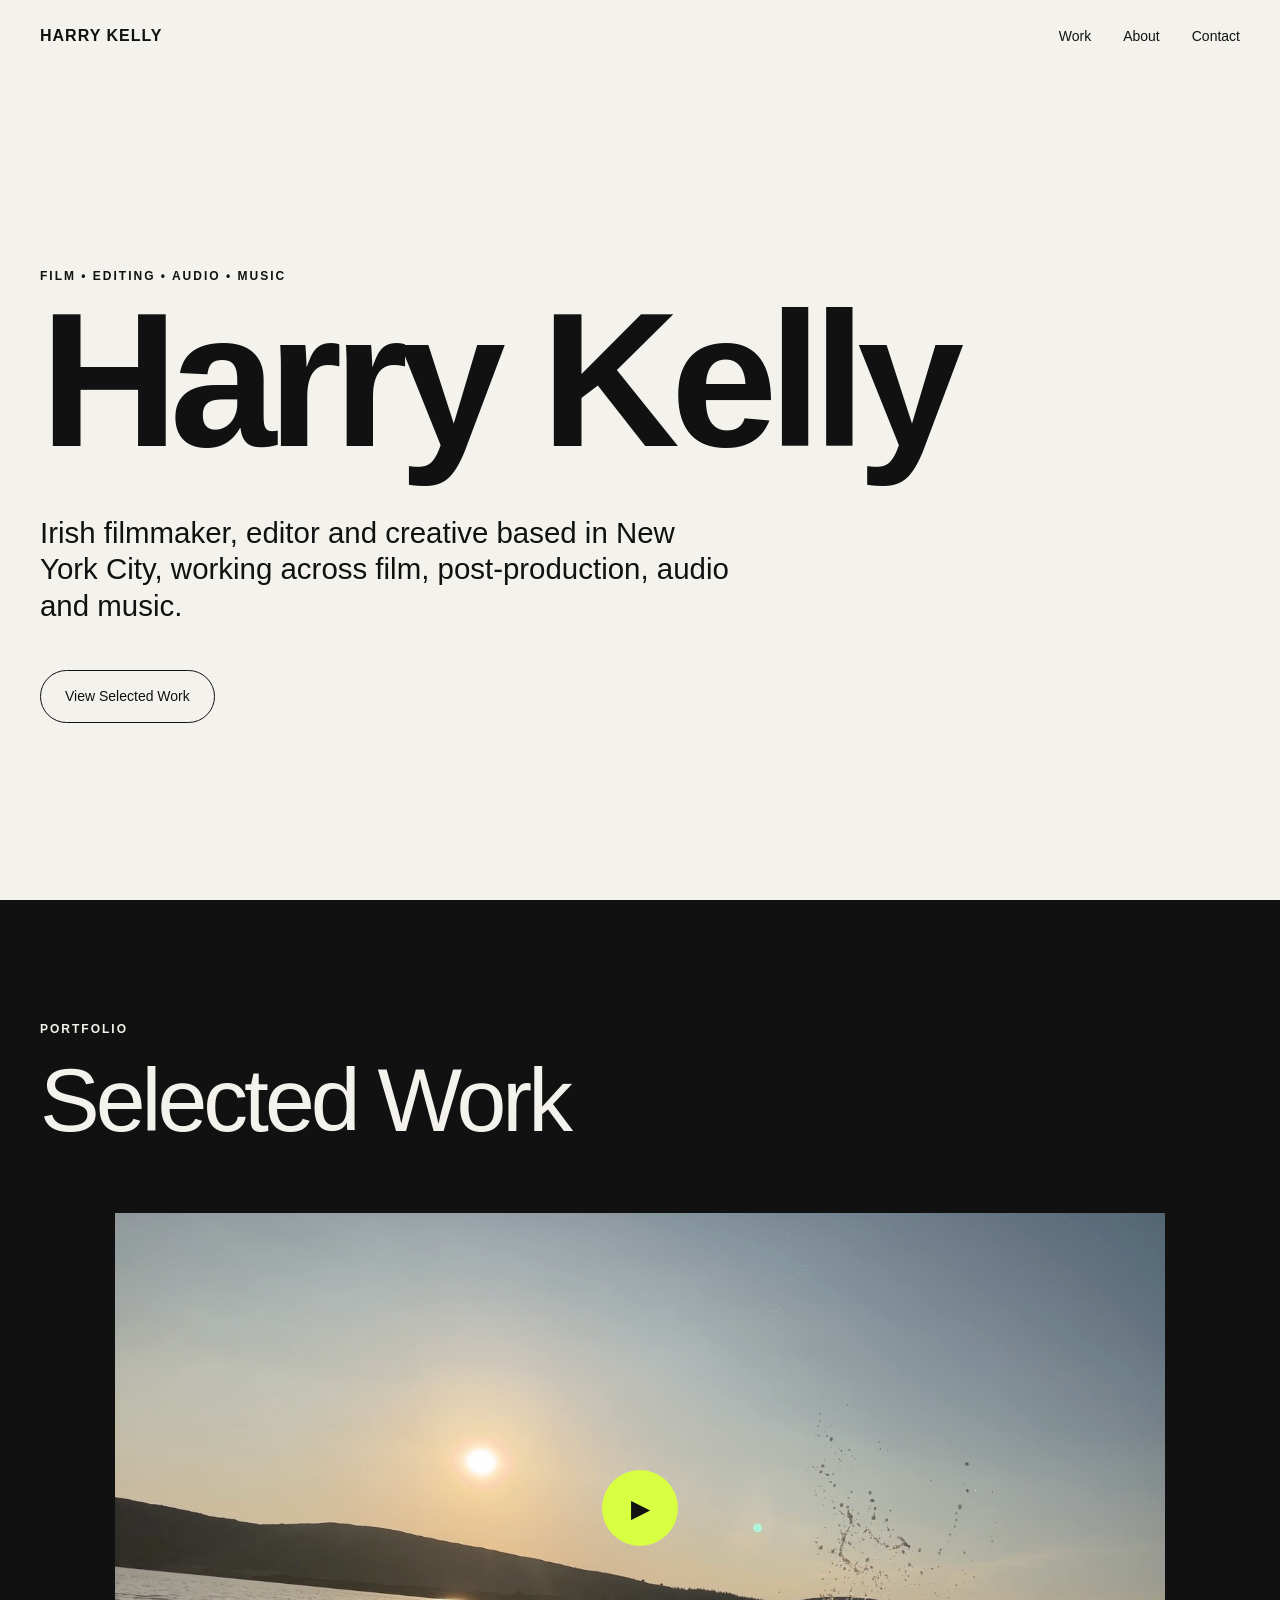
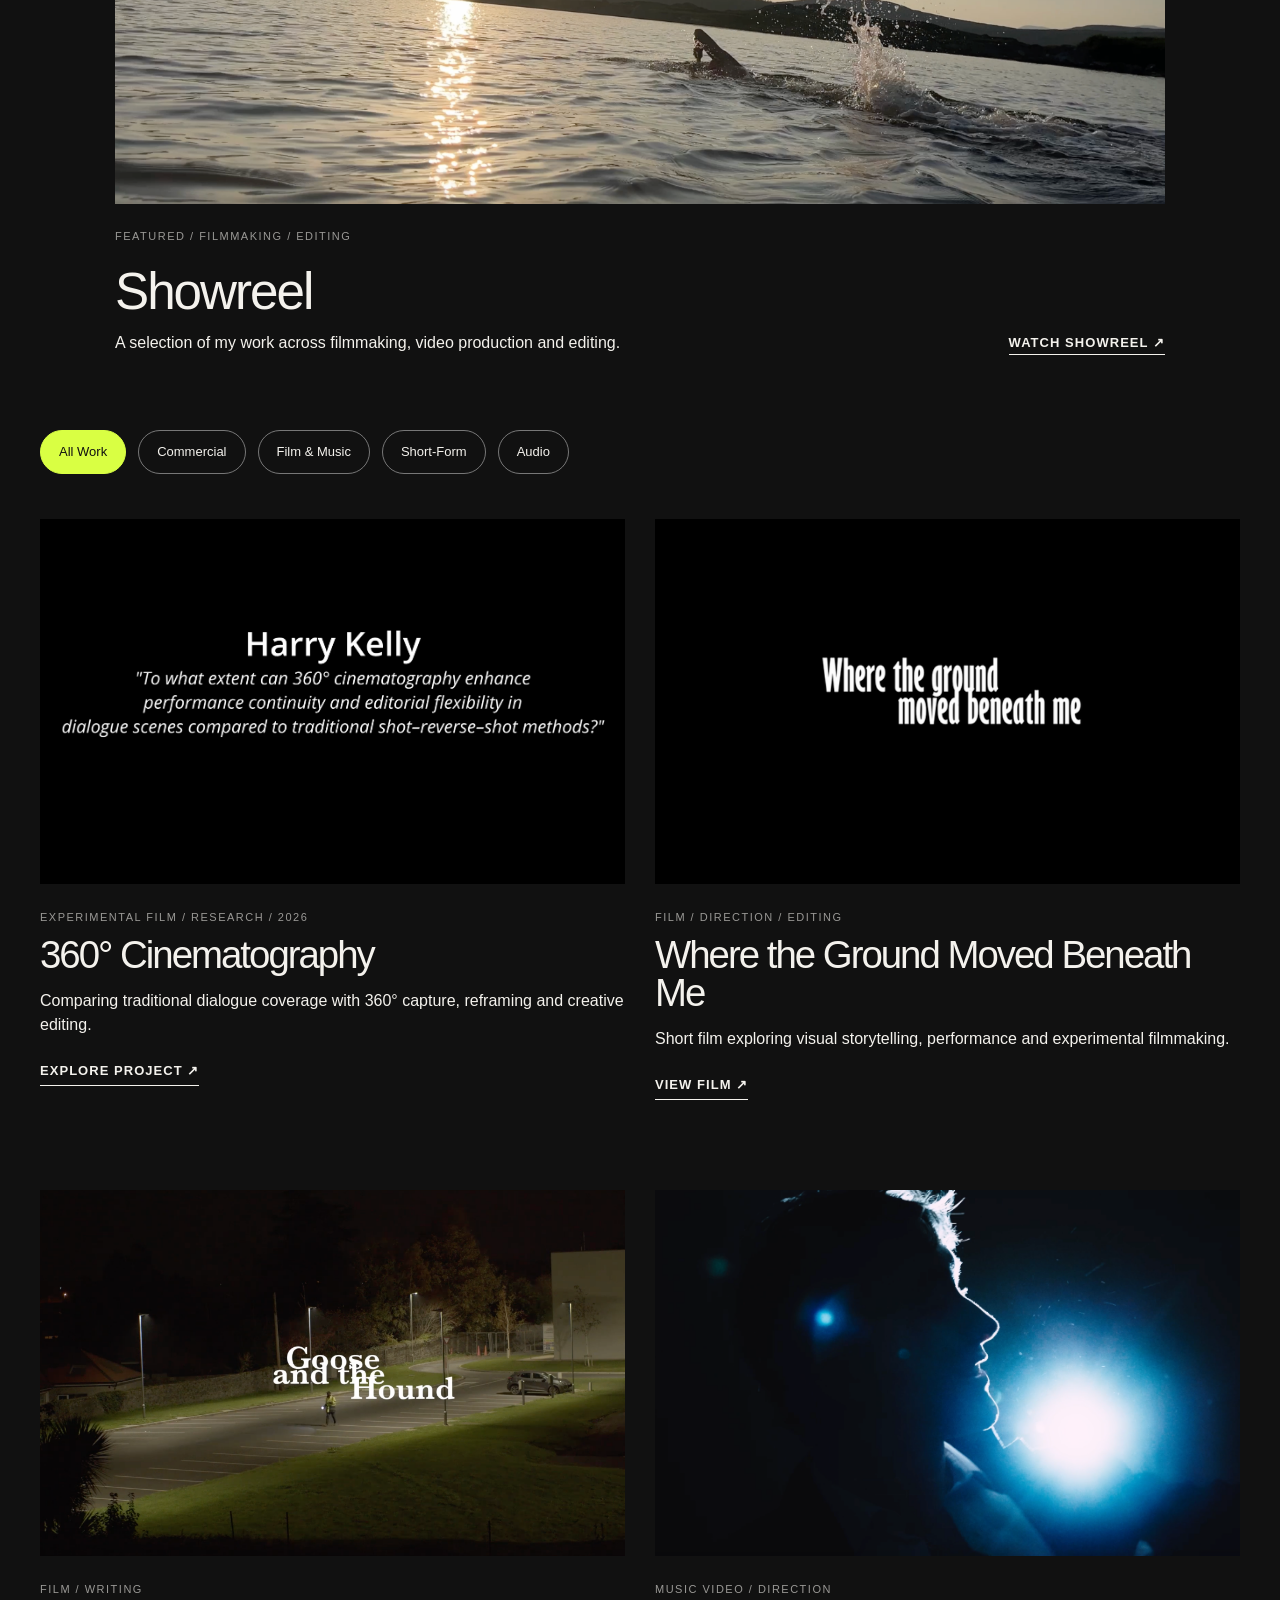
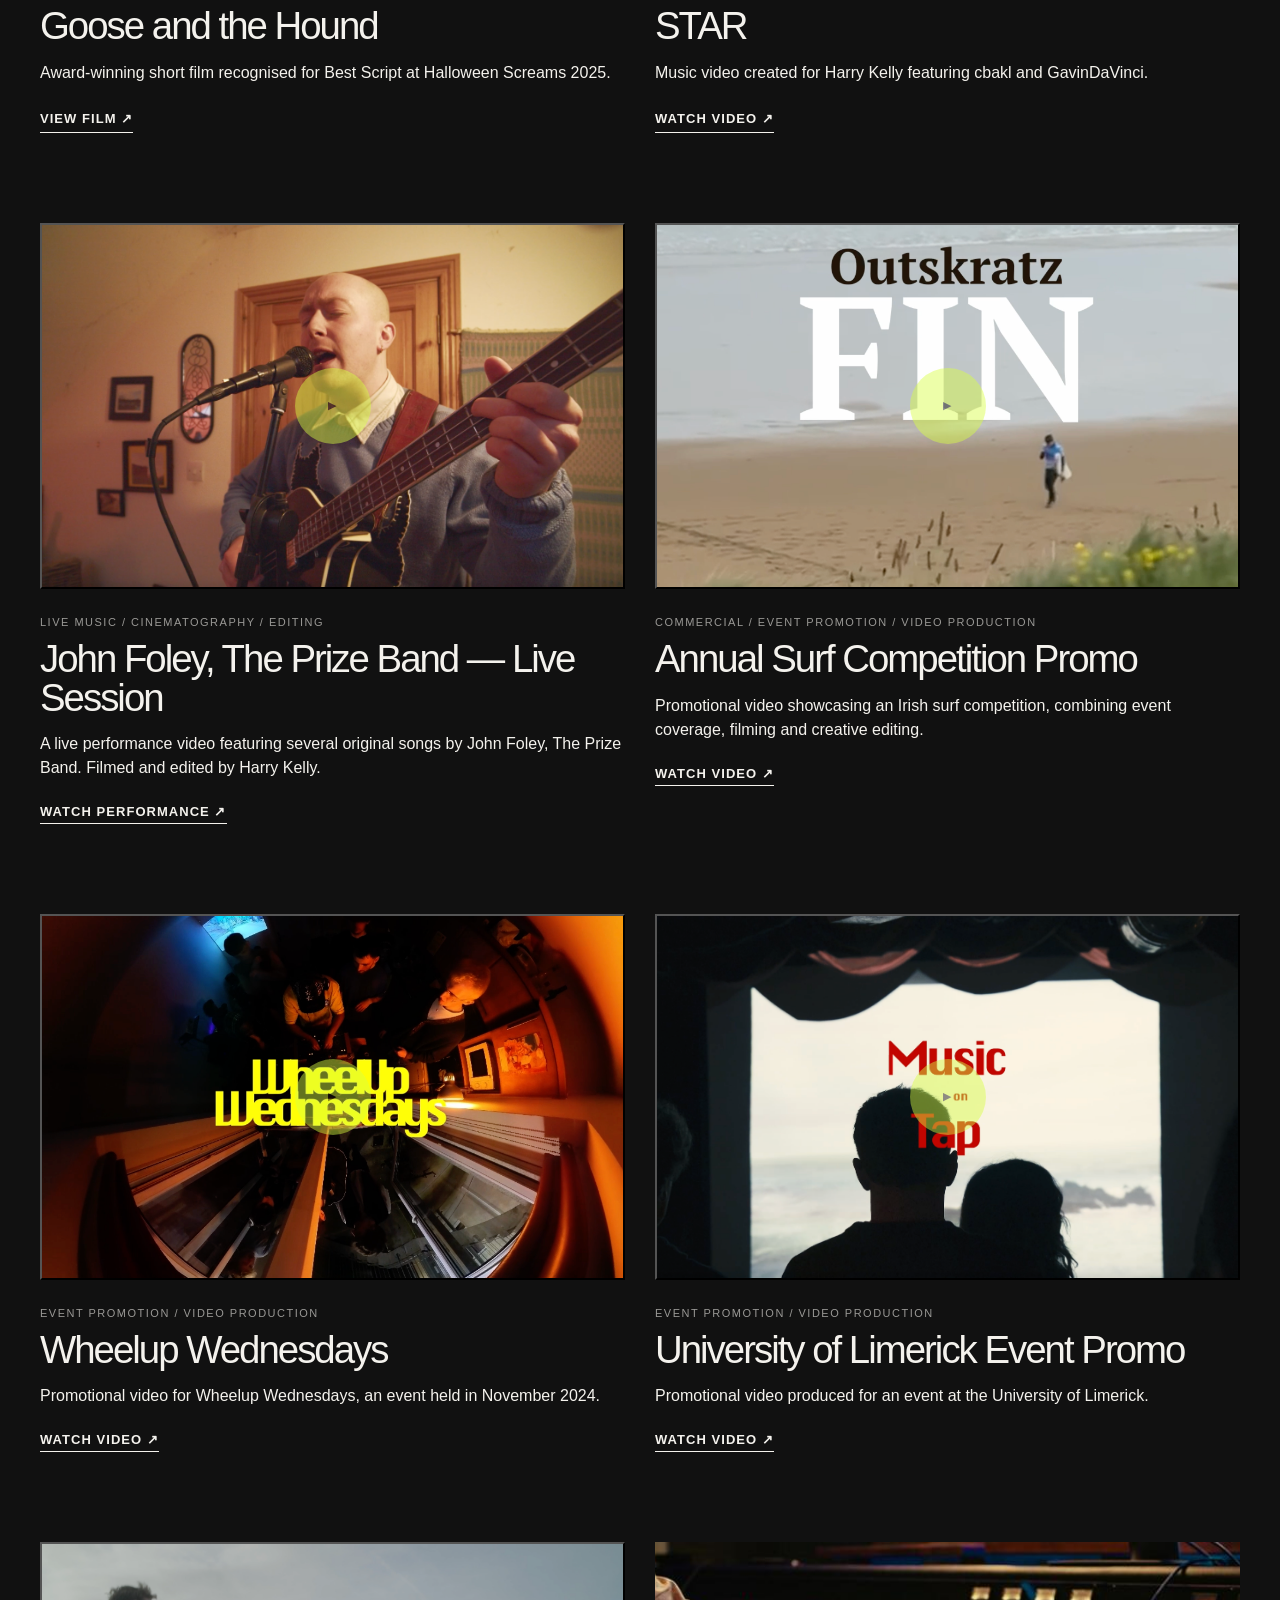
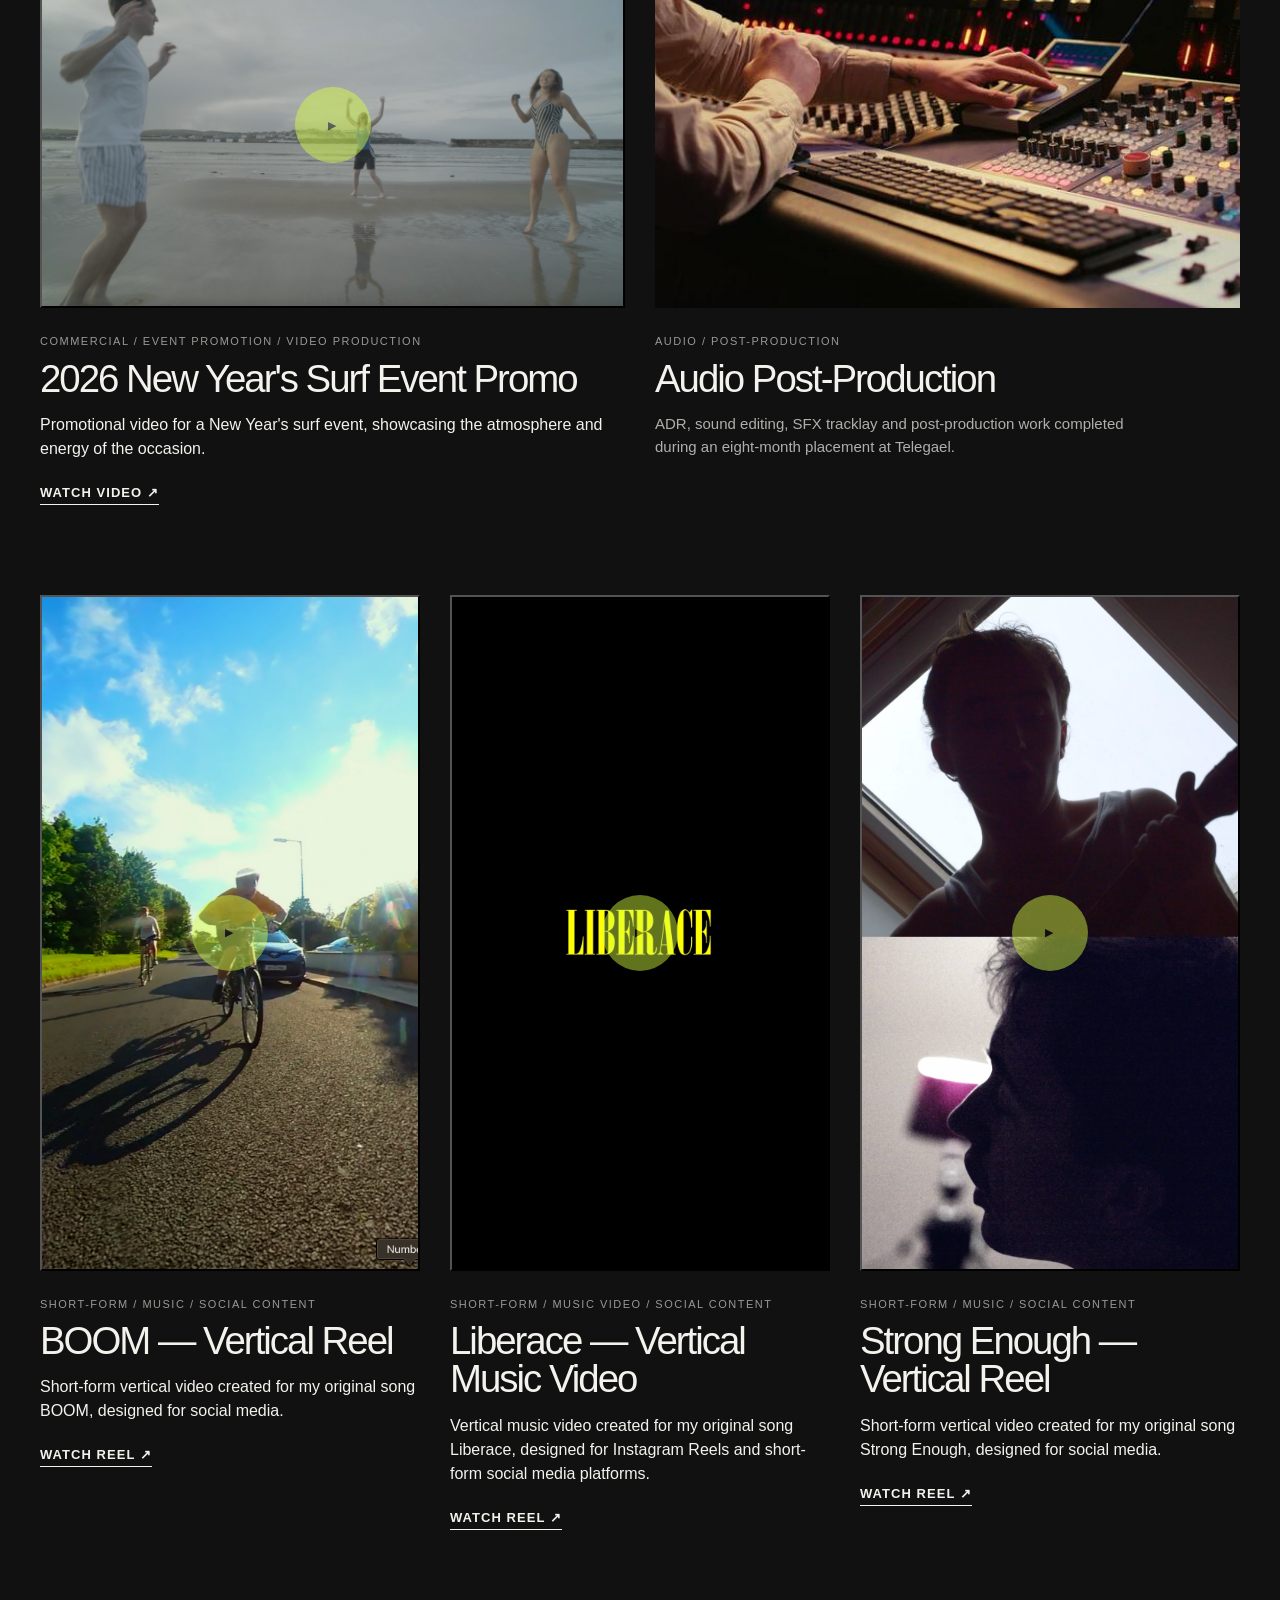
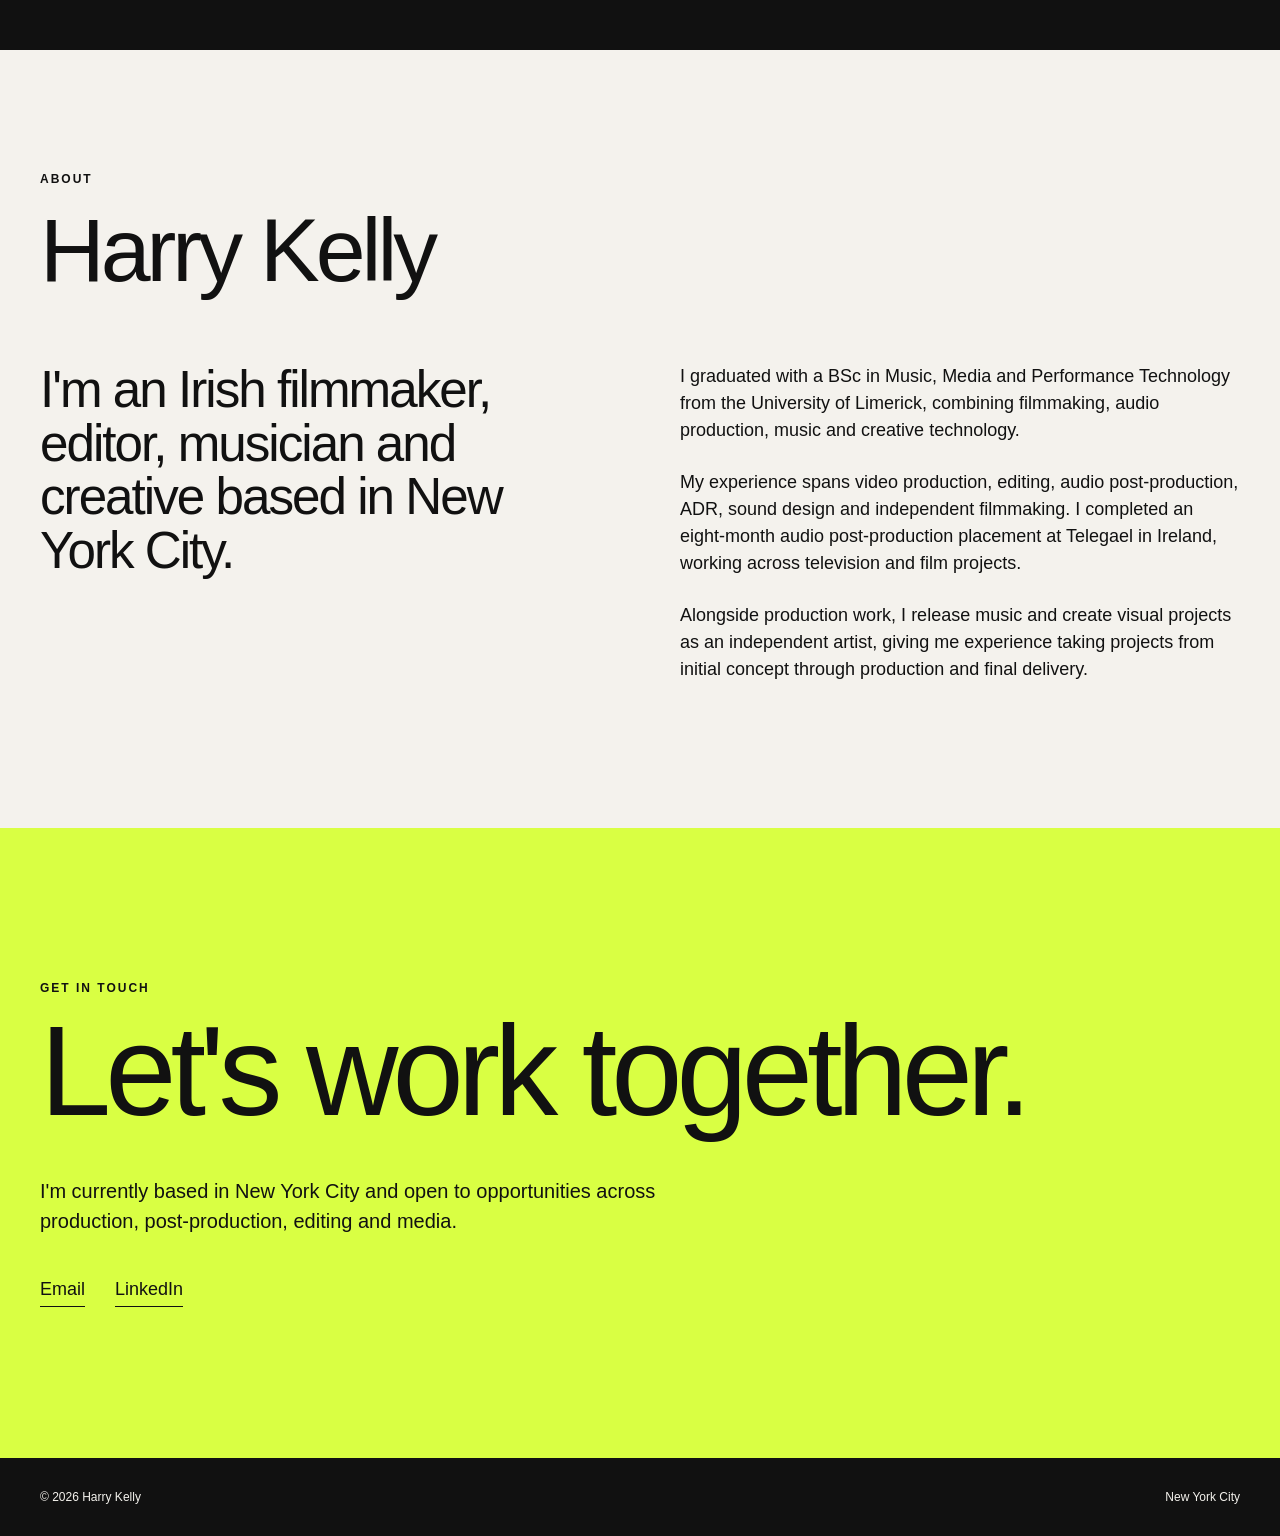
<file: index.html>
<!DOCTYPE html>
<html lang="en">
<head>
    <meta charset="UTF-8">
    <meta name="viewport" content="width=device-width, initial-scale=1.0">

    <title>Harry Kelly | Filmmaker, Editor & Creative</title>

    <meta
        name="description"
        content="Harry Kelly is an Irish filmmaker, editor and creative based in New York City."
    >

    <link rel="stylesheet" href="style.css">
</head>

<body>

    <!-- NAVIGATION -->
    <header>
        <nav class="navbar">
            <a href="#home" class="logo">HARRY KELLY</a>

            <div class="nav-links">
                <a href="#work">Work</a>
                <a href="#about">About</a>
                <a href="#contact">Contact</a>
            </div>
        </nav>
    </header>


    <main>

        <!-- HERO -->
        <section id="home" class="hero">

            <div class="hero-content">
                <p class="eyebrow">FILM • EDITING • AUDIO • MUSIC</p>

                <h1>
                    Harry Kelly
                </h1>

                <p class="hero-description">
                    Irish filmmaker, editor and creative based in New York City,
                    working across film, post-production, audio and music.
                </p>

                <a href="#work" class="button">View Selected Work</a>
            </div>

        </section>


        <!-- SELECTED WORK -->
        <section id="work" class="work">

            <div class="section-heading">
                <p class="eyebrow">PORTFOLIO</p>
                <h2>Selected Work</h2>
            </div>



<!-- FEATURED SHOWREEL -->
<div class="featured-showreel">

    <button
        class="featured-showreel-image video-trigger"
        type="button"
        data-video="https://drive.google.com/file/d/1GTcjffX6NG_hKcUaSVnqZhYu-kQV75T3/preview"
        data-title="Harry Kelly — Showreel"
        aria-label="Watch Harry Kelly Showreel">

        <img
            src="assets/images/showreel.jpg"
            alt="Harry Kelly filmmaking and editing showreel">

        <span class="play-icon">▶</span>

    </button>

    <div class="featured-showreel-info">
        <div>
            <p class="project-type">FEATURED / FILMMAKING / EDITING</p>
            <h3>Showreel</h3>
            <p>A selection of my work across filmmaking, video production and editing.</p>
        </div>

        <button
            class="project-link video-trigger"
            type="button"
            data-video="https://drive.google.com/file/d/1GTcjffX6NG_hKcUaSVnqZhYu-kQV75T3/preview"
            data-title="Harry Kelly — Showreel">
            WATCH SHOWREEL ↗
        </button>
    </div>

</div>

<!-- PORTFOLIO FILTERS -->
<div class="portfolio-filters" role="group" aria-label="Filter portfolio projects">

    <button class="filter-btn active" data-filter="all" type="button" aria-pressed="true">
        All Work
    </button>

    <button class="filter-btn" data-filter="commercial" type="button" aria-pressed="false">
        Commercial
    </button>

    <button class="filter-btn" data-filter="film" type="button" aria-pressed="false">
        Film & Music
    </button>

    <button class="filter-btn" data-filter="shortform" type="button" aria-pressed="false">
        Short-Form
    </button>

    <button class="filter-btn" data-filter="audio" type="button" aria-pressed="false">
        Audio
    </button>

</div>

            <div class="projects">

<article class="project" data-category="film">
                    <a class="project-image" href="fyp.html" aria-label="Explore 360-degree cinematography project">
                        <img src="assets/images/fyp-thumbnail.jpg" alt="360-degree dialogue cinematography experiment">
                    </a>
                    <div class="project-info">
                        <p class="project-type">EXPERIMENTAL FILM / RESEARCH / 2026</p>
                        <h3>360° Cinematography</h3>
                        <p>Comparing traditional dialogue coverage with 360° capture, reframing and creative editing.</p>
                        <a class="project-link" href="fyp.html">EXPLORE PROJECT ↗</a>
                    </div>
                </article>

<article class="project" data-category="film">
                    <a class="project-image"
   href="https://youtu.be/_AQ4sZdHmDc"
   target="_blank"
   rel="noopener noreferrer"
   aria-label="Watch Where the Ground Moved Beneath Me">
    <img src="assets/images/ground-moved.png" alt="Where the Ground Moved Beneath Me">
</a>

                    <div class="project-info">
                        <p class="project-type">FILM / DIRECTION / EDITING</p>
                        <h3>Where the Ground Moved Beneath Me</h3>
                        <p>
                            Short film exploring visual storytelling,
                            performance and experimental filmmaking.
                        </p>
                        <a class="project-link"
   href="https://youtu.be/_AQ4sZdHmDc"
   target="_blank"
   rel="noopener noreferrer">
    VIEW FILM ↗
</a>
                    </div>
                </article>

<article class="project" data-category="film">
                    <a class="project-image"
   href="https://youtu.be/5YcPFfp4tmE"
   target="_blank"
   rel="noopener noreferrer"
   aria-label="Watch Goose and the Hound">
    <img src="assets/images/goose-hound.png" alt="Goose and the Hound">
</a>

                    <div class="project-info">
                        <p class="project-type">FILM / WRITING</p>
                        <h3>Goose and the Hound</h3>
                        <p>
                            Award-winning short film recognised for Best Script
                            at Halloween Screams 2025.
                        </p>
                        <a class="project-link"
   href="https://youtu.be/5YcPFfp4tmE"
   target="_blank"
   rel="noopener noreferrer">
    VIEW FILM ↗
</a>
                    </div>
                </article>

<article class="project" data-category="film">
                    <a class="project-image"
   href="https://youtu.be/P0CR7T2BqRc"
   target="_blank"
   rel="noopener noreferrer"
   aria-label="Watch STAR music video">
    <img src="assets/images/star.png" alt="STAR music video">
</a>

                    <div class="project-info">
                        <p class="project-type">MUSIC VIDEO / DIRECTION</p>
                        <h3>STAR</h3>
                        <p>
                            Music video created for Harry Kelly featuring
                            cbakl and GavinDaVinci.
                        </p>
                        <a class="project-link"
   href="https://youtu.be/P0CR7T2BqRc"
   target="_blank"
   rel="noopener noreferrer">
    WATCH VIDEO ↗
</a>
                    </div>
                </article>

<!-- JOHN FOLEY THE PRIZE BAND LIVE SESSION -->
<article class="project" data-category="film">
    <button class="project-image video-trigger" type="button"
        data-video="https://drive.google.com/file/d/1d1-sl8R_KAxBAkJvOZfl8OzKr5esvfhY/preview"
        data-title="John Foley, The Prize Band — Live Session"
        aria-label="Watch John Foley The Prize Band Live Session">
        <img src="assets/images/john-foley-live.jpg" alt="John Foley The Prize Band live performance">
        <span class="play-icon">▶</span>
    </button>
    <div class="project-info">
        <p class="project-type">LIVE MUSIC / CINEMATOGRAPHY / EDITING</p>
        <h3>John Foley, The Prize Band — Live Session</h3>
        <p>A live performance video featuring several original songs by John Foley, The Prize Band. Filmed and edited by Harry Kelly.</p>
        <button class="project-link video-trigger" type="button"
            data-video="https://drive.google.com/file/d/1d1-sl8R_KAxBAkJvOZfl8OzKr5esvfhY/preview"
            data-title="John Foley, The Prize Band — Live Session">WATCH PERFORMANCE ↗</button>
    </div>
</article>

<article class="project" data-category="commercial">
    <button class="project-image video-trigger" type="button"
        data-video="https://drive.google.com/file/d/1PvuFozU1LRu1boeTwe3rIinj-s5FAA4u/preview"
        data-title="Annual Surf Competition Promo"
        aria-label="Watch Annual Surf Competition Promo">
        <img src="assets/images/surf-promo.jpg" alt="Annual Surf Competition Promo">
        <span class="play-icon">▶</span>
    </button>
    <div class="project-info">
        <p class="project-type">COMMERCIAL / EVENT PROMOTION / VIDEO PRODUCTION</p>
        <h3>Annual Surf Competition Promo</h3>
        <p>Promotional video showcasing an Irish surf competition, combining event coverage, filming and creative editing.</p>
        <button class="project-link video-trigger" type="button"
            data-video="https://drive.google.com/file/d/1PvuFozU1LRu1boeTwe3rIinj-s5FAA4u/preview"
            data-title="Annual Surf Competition Promo">WATCH VIDEO ↗</button>
    </div>
</article>

<article class="project" data-category="commercial">
    <button class="project-image video-trigger" type="button"
        data-video="https://drive.google.com/file/d/17fD7UEmGR1bHM-iHoPwlLURvFm_Yqjto/preview"
        data-title="Wheelup Wednesdays"
        aria-label="Watch Wheelup Wednesdays Event Promo">
        <img src="assets/images/wheelup-wednesdays.jpg" alt="Wheelup Wednesdays Event Promo">
        <span class="play-icon">▶</span>
    </button>
    <div class="project-info">
        <p class="project-type">EVENT PROMOTION / VIDEO PRODUCTION</p>
        <h3>Wheelup Wednesdays</h3>
        <p>Promotional video for Wheelup Wednesdays, an event held in November 2024.</p>
        <button class="project-link video-trigger" type="button"
            data-video="https://drive.google.com/file/d/17fD7UEmGR1bHM-iHoPwlLURvFm_Yqjto/preview"
            data-title="Wheelup Wednesdays">WATCH VIDEO ↗</button>
    </div>
</article>

<article class="project" data-category="commercial">
    <button class="project-image video-trigger" type="button"
        data-video="https://drive.google.com/file/d/1I4ZKNdPyHWOc7dKDHvOFji-z6N5U-Bsw/preview"
        data-title="University of Limerick Event Promo"
        aria-label="Watch University of Limerick Event Promo">
        <img src="assets/images/ul-event-promo.jpg" alt="University of Limerick Event Promo">
        <span class="play-icon">▶</span>
    </button>
    <div class="project-info">
        <p class="project-type">EVENT PROMOTION / VIDEO PRODUCTION</p>
        <h3>University of Limerick Event Promo</h3>
        <p>Promotional video produced for an event at the University of Limerick.</p>
        <button class="project-link video-trigger" type="button"
            data-video="https://drive.google.com/file/d/1I4ZKNdPyHWOc7dKDHvOFji-z6N5U-Bsw/preview"
            data-title="University of Limerick Event Promo">WATCH VIDEO ↗</button>
    </div>
</article>

<article class="project" data-category="commercial">
    <button class="project-image video-trigger" type="button"
        data-video="https://drive.google.com/file/d/1U-nKS68Kv0zpe4k6Ctt2OAKX4zJMbJZ8/preview"
        data-title="2026 New Year's Surf Event Promo"
        aria-label="Watch 2026 New Year's Surf Event Promo">
        <img src="assets/images/new-years-surf.jpg" alt="2026 New Year's Surf Event Promo">
        <span class="play-icon">▶</span>
    </button>
    <div class="project-info">
        <p class="project-type">COMMERCIAL / EVENT PROMOTION / VIDEO PRODUCTION</p>
        <h3>2026 New Year's Surf Event Promo</h3>
        <p>Promotional video for a New Year's surf event, showcasing the atmosphere and energy of the occasion.</p>
        <button class="project-link video-trigger" type="button"
            data-video="https://drive.google.com/file/d/1U-nKS68Kv0zpe4k6Ctt2OAKX4zJMbJZ8/preview"
            data-title="2026 New Year's Surf Event Promo">WATCH VIDEO ↗</button>
    </div>
</article>

<article class="project" data-category="audio">
                    <div class="project-image">
                        <img src="assets/images/telegael.jpg" alt="Audio post-production at Telegael">
                    </div>

                    <div class="project-info">
                        <p class="project-type">AUDIO / POST-PRODUCTION</p>
                        <h3>Audio Post-Production</h3>
                        <p>
                            ADR, sound editing, SFX tracklay and post-production
                            work completed during an eight-month placement at Telegael.
                        </p>
                    </div>
                </article>

<article class="project shortform-project" data-category="shortform">
    <button class="project-image video-trigger" type="button"
        data-video="https://drive.google.com/file/d/1VAKVAgI2m7fuHgJfwMhRK0ZrRbUyWudR/preview"
        data-title="BOOM — Vertical Reel"
        aria-label="Watch BOOM Vertical Reel">
        <img src="assets/images/boom-reel.jpg" alt="BOOM vertical music reel">
        <span class="play-icon">▶</span>
    </button>
    <div class="project-info">
        <p class="project-type">SHORT-FORM / MUSIC / SOCIAL CONTENT</p>
        <h3>BOOM — Vertical Reel</h3>
        <p>Short-form vertical video created for my original song BOOM, designed for social media.</p>
        <button class="project-link video-trigger" type="button"
            data-video="https://drive.google.com/file/d/1VAKVAgI2m7fuHgJfwMhRK0ZrRbUyWudR/preview"
            data-title="BOOM — Vertical Reel">WATCH REEL ↗</button>
    </div>
</article>

<article class="project shortform-project" data-category="shortform">
    <button class="project-image video-trigger" type="button"
        data-video="https://drive.google.com/file/d/137xY3dyDXHPL-D3tUn8W-rfqAzqNOn23/preview"
        data-title="Liberace — Vertical Music Video"
        aria-label="Watch Liberace Vertical Music Video">
        <img src="assets/images/liberace-reel.jpg" alt="Liberace vertical music video">
        <span class="play-icon">▶</span>
    </button>
    <div class="project-info">
        <p class="project-type">SHORT-FORM / MUSIC VIDEO / SOCIAL CONTENT</p>
        <h3>Liberace — Vertical Music Video</h3>
        <p>Vertical music video created for my original song Liberace, designed for Instagram Reels and short-form social media platforms.</p>
        <button class="project-link video-trigger" type="button"
            data-video="https://drive.google.com/file/d/137xY3dyDXHPL-D3tUn8W-rfqAzqNOn23/preview"
            data-title="Liberace — Vertical Music Video">WATCH REEL ↗</button>
    </div>
</article>

<article class="project shortform-project" data-category="shortform">
    <button class="project-image video-trigger" type="button"
        data-video="https://drive.google.com/file/d/1t1wlHk-8s_pbTI5S6u8PfhT9obOQ0naL/preview"
        data-title="Strong Enough — Vertical Reel"
        aria-label="Watch Strong Enough Vertical Reel">
        <img src="assets/images/strong-enough-reel.jpg" alt="Strong Enough vertical music reel">
        <span class="play-icon">▶</span>
    </button>
    <div class="project-info">
        <p class="project-type">SHORT-FORM / MUSIC / SOCIAL CONTENT</p>
        <h3>Strong Enough — Vertical Reel</h3>
        <p>Short-form vertical video created for my original song Strong Enough, designed for social media.</p>
        <button class="project-link video-trigger" type="button"
            data-video="https://drive.google.com/file/d/1t1wlHk-8s_pbTI5S6u8PfhT9obOQ0naL/preview"
            data-title="Strong Enough — Vertical Reel">WATCH REEL ↗</button>
    </div>
</article>

            </div>

        </section>


        <!-- ABOUT -->
        <section id="about" class="about">

            <div class="section-heading">
                <p class="eyebrow">ABOUT</p>
                <h2>Harry Kelly</h2>
            </div>

            <div class="about-content">

                <p class="about-intro">
                    I'm an Irish filmmaker, editor, musician and creative
                    based in New York City.
                </p>

                <div class="about-text">

                    <p>
                        I graduated with a BSc in Music, Media and Performance
                        Technology from the University of Limerick, combining
                        filmmaking, audio production, music and creative technology.
                    </p>

                    <p>
                        My experience spans video production, editing,
                        audio post-production, ADR, sound design and independent
                        filmmaking. I completed an eight-month audio
                        post-production placement at Telegael in Ireland,
                        working across television and film projects.
                    </p>

                    <p>
                        Alongside production work, I release music and create
                        visual projects as an independent artist, giving me
                        experience taking projects from initial concept through
                        production and final delivery.
                    </p>

                </div>

            </div>

        </section>


        <!-- CONTACT -->
        <section id="contact" class="contact">

            <p class="eyebrow">GET IN TOUCH</p>

            <h2>Let's work together.</h2>

            <p>
                I'm currently based in New York City and open to opportunities
                across production, post-production, editing and media.
            </p>

            <div class="contact-links">

                
                <a href="mailto:harry.k01@icloud.com">Email</a>

                
                <a href="https://www.linkedin.com/in/harry-kelly-820052319/"
   target="_blank"
   rel="noopener noreferrer">LinkedIn</a>

            </div>

        </section>

    </main>


    <footer>
        <p>© 2026 Harry Kelly</p>
        <p>New York City</p>
    </footer>


    
<!-- FULLSCREEN VIDEO PLAYER -->
<div
    class="video-modal"
    id="videoModal"
    hidden
    role="dialog"
    aria-modal="true"
    aria-label="Portfolio video player"
    aria-hidden="true">

    <div class="video-modal-content">

        <div class="video-modal-header">
            <h2 id="videoModalTitle">Video</h2>

            <button
                class="video-close"
                id="videoClose"
                type="button"
                aria-label="Close video">
                &times;
            </button>
        </div>

        <div class="video-frame">
            <iframe
                id="videoPlayer"
                title="Portfolio video"
                src=""
                allow="autoplay; fullscreen"
                allowfullscreen>
            </iframe>
        </div>

    </div>
</div>

    <script src="script.js"></script>

</body>
</html>
</file>
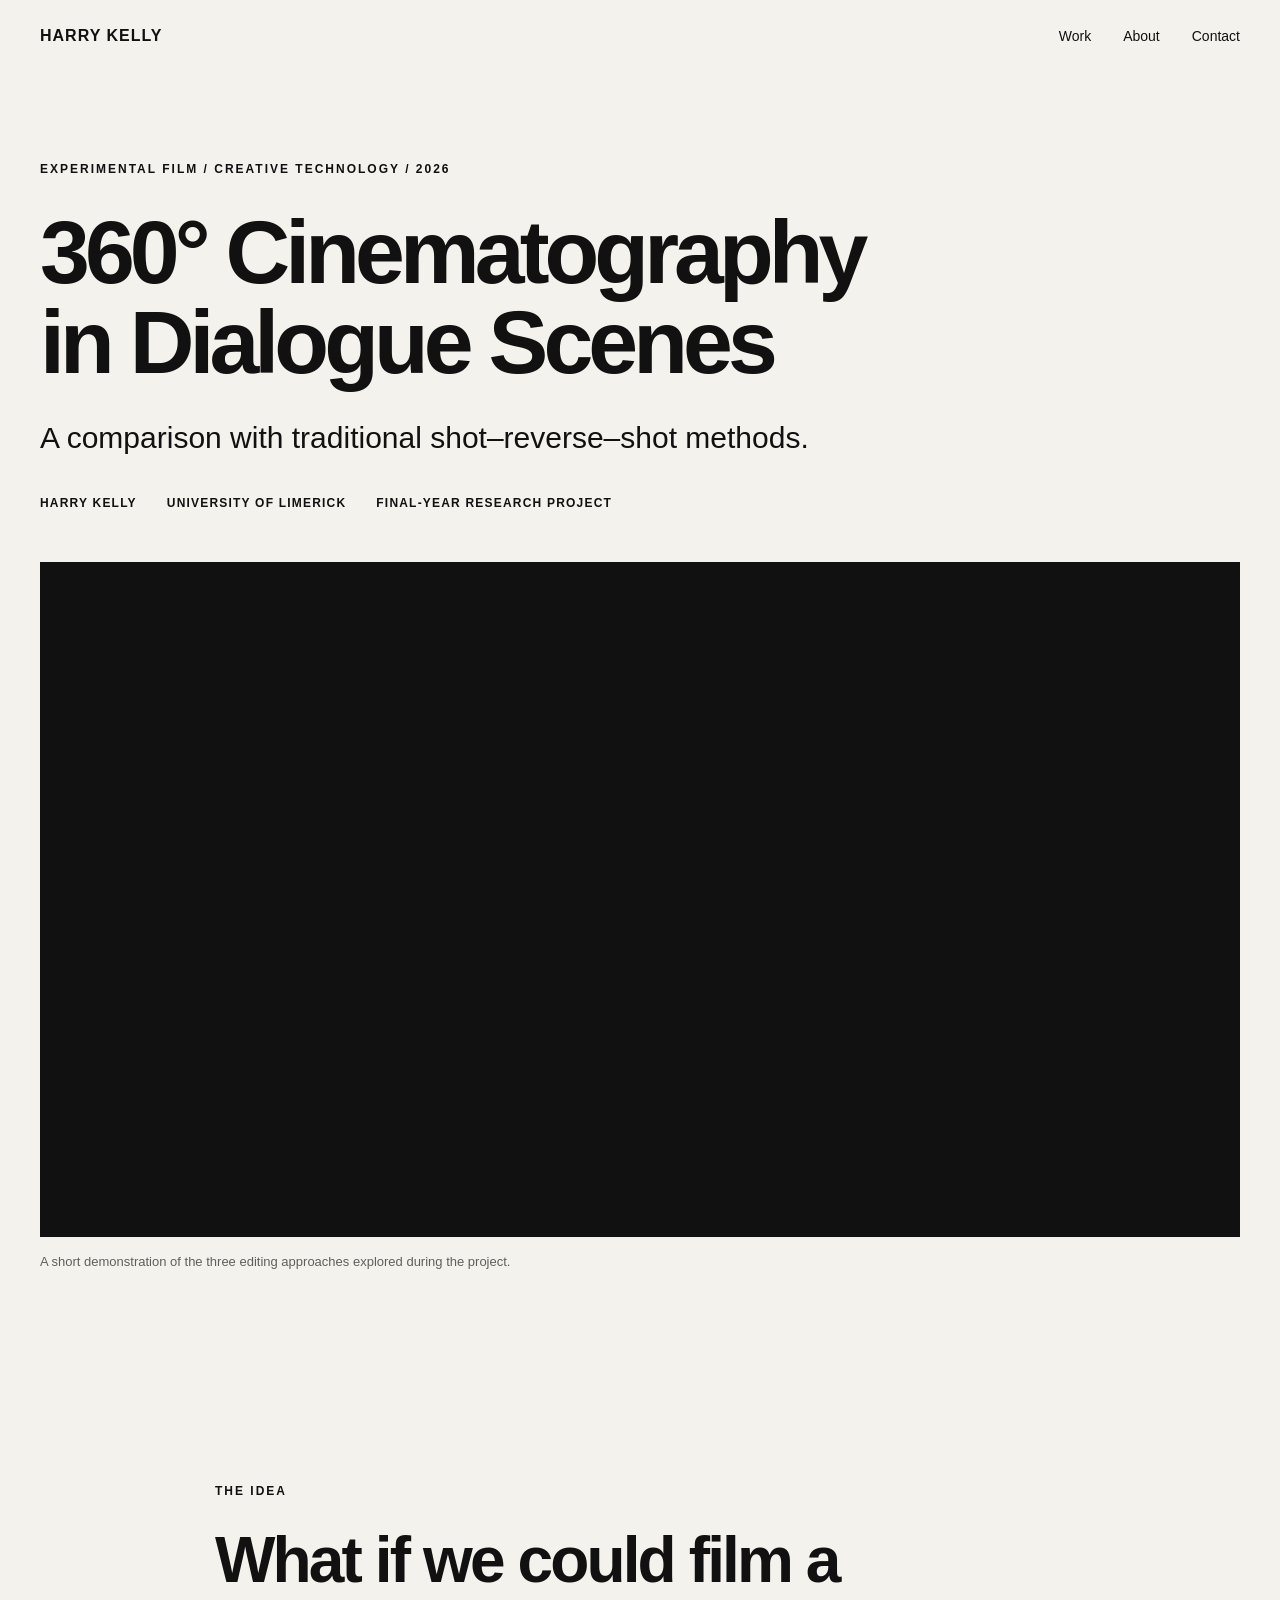
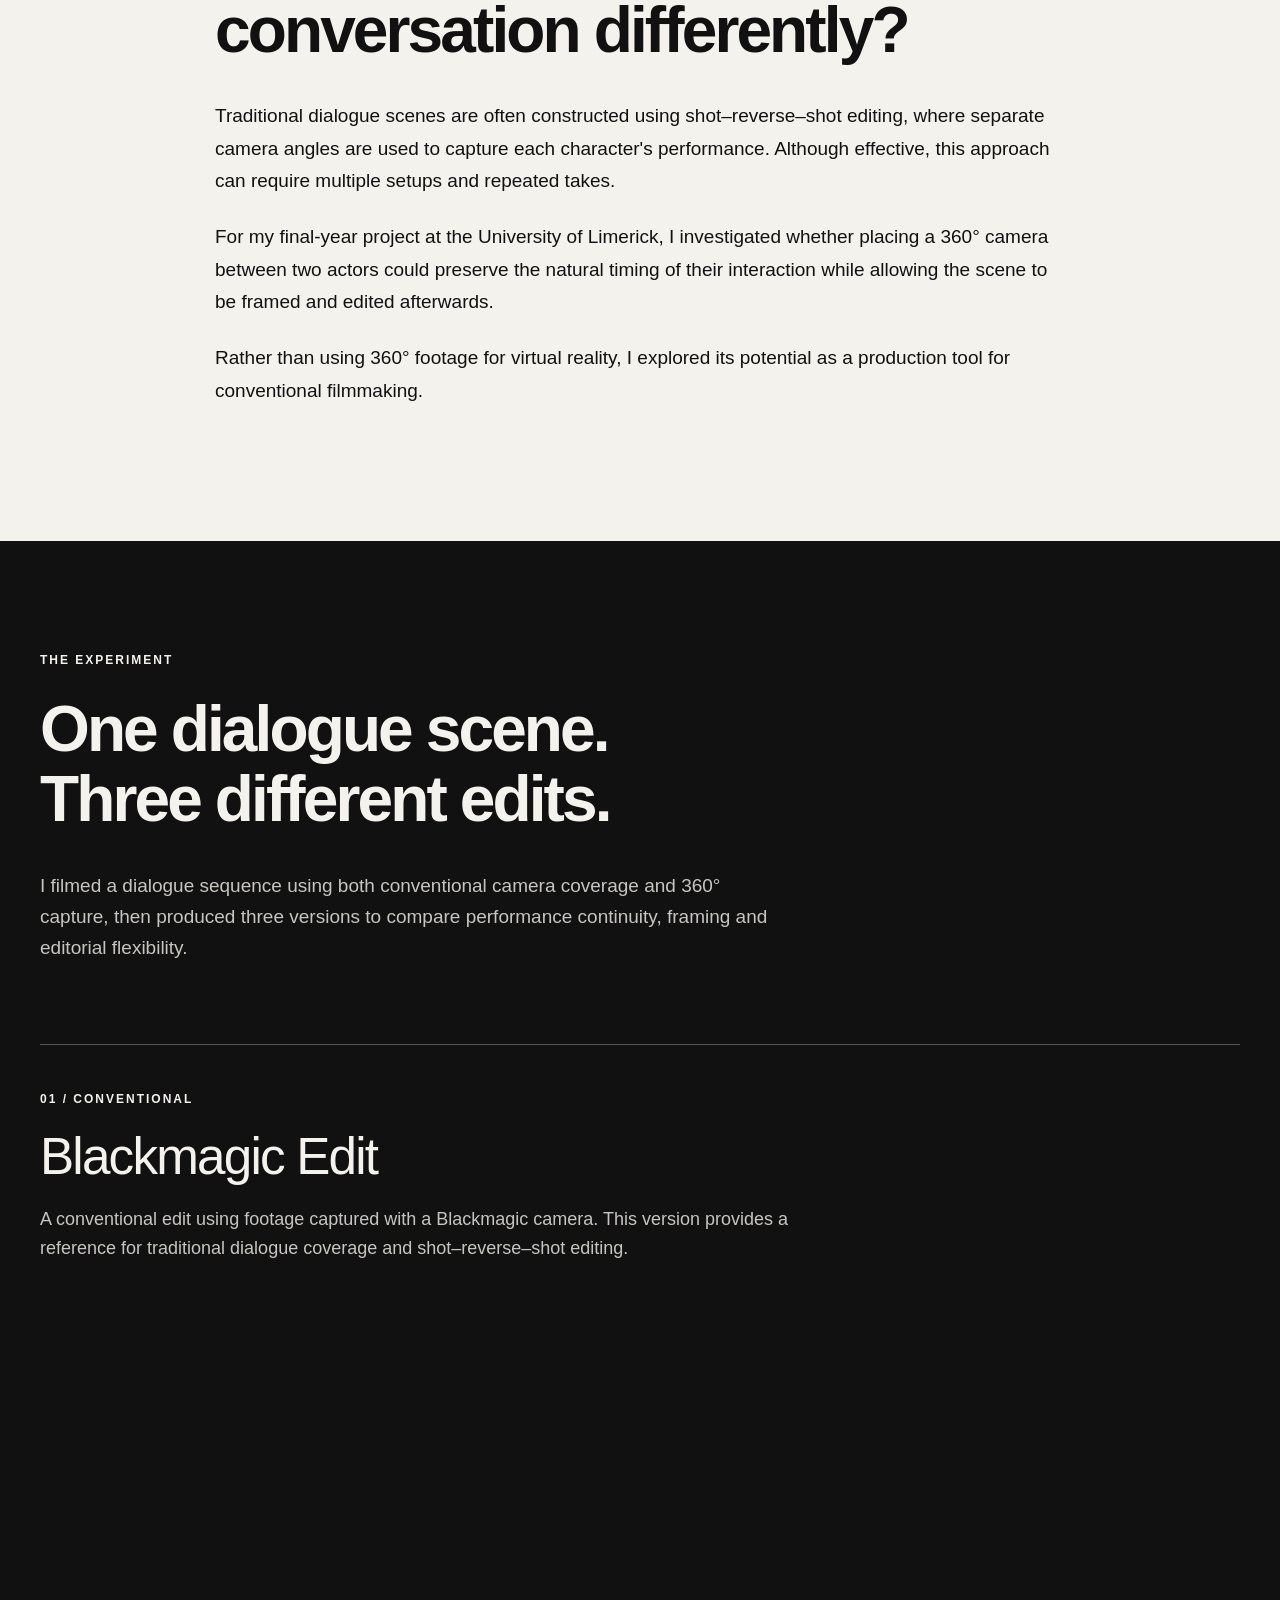
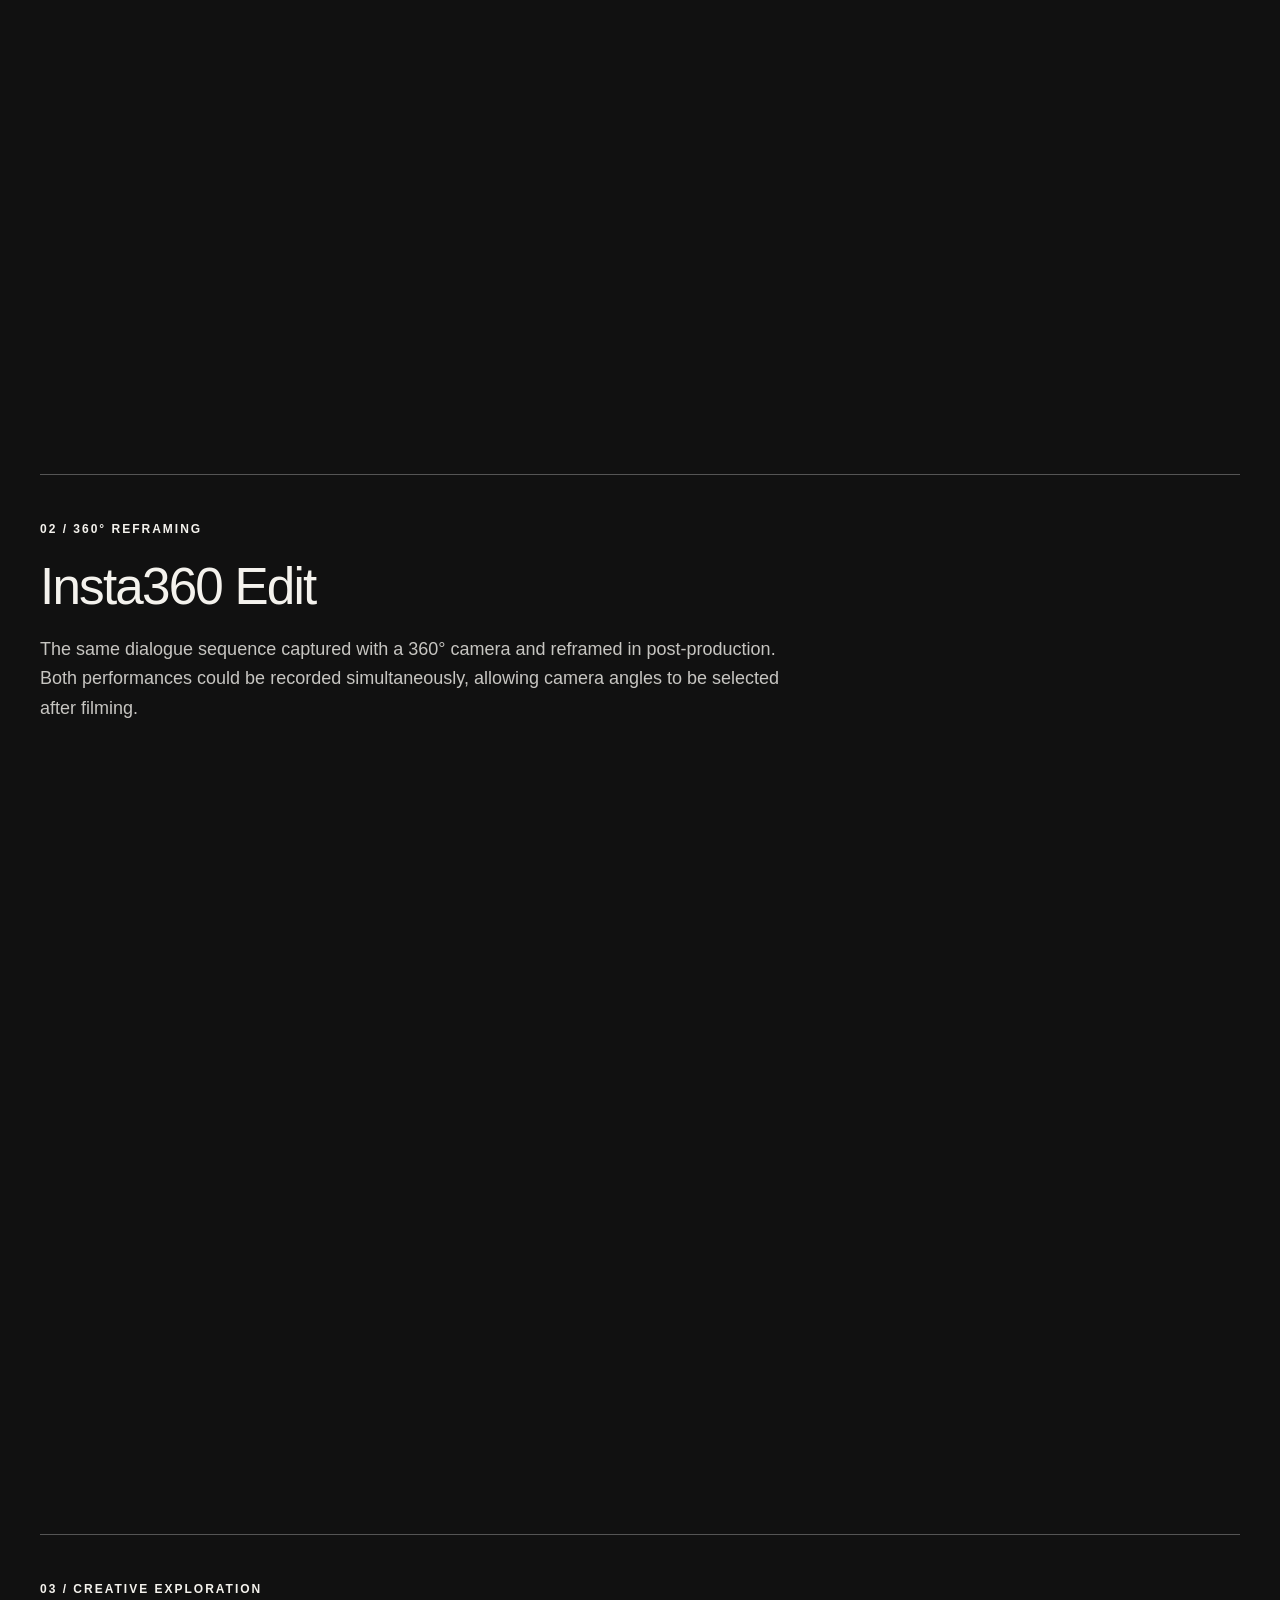
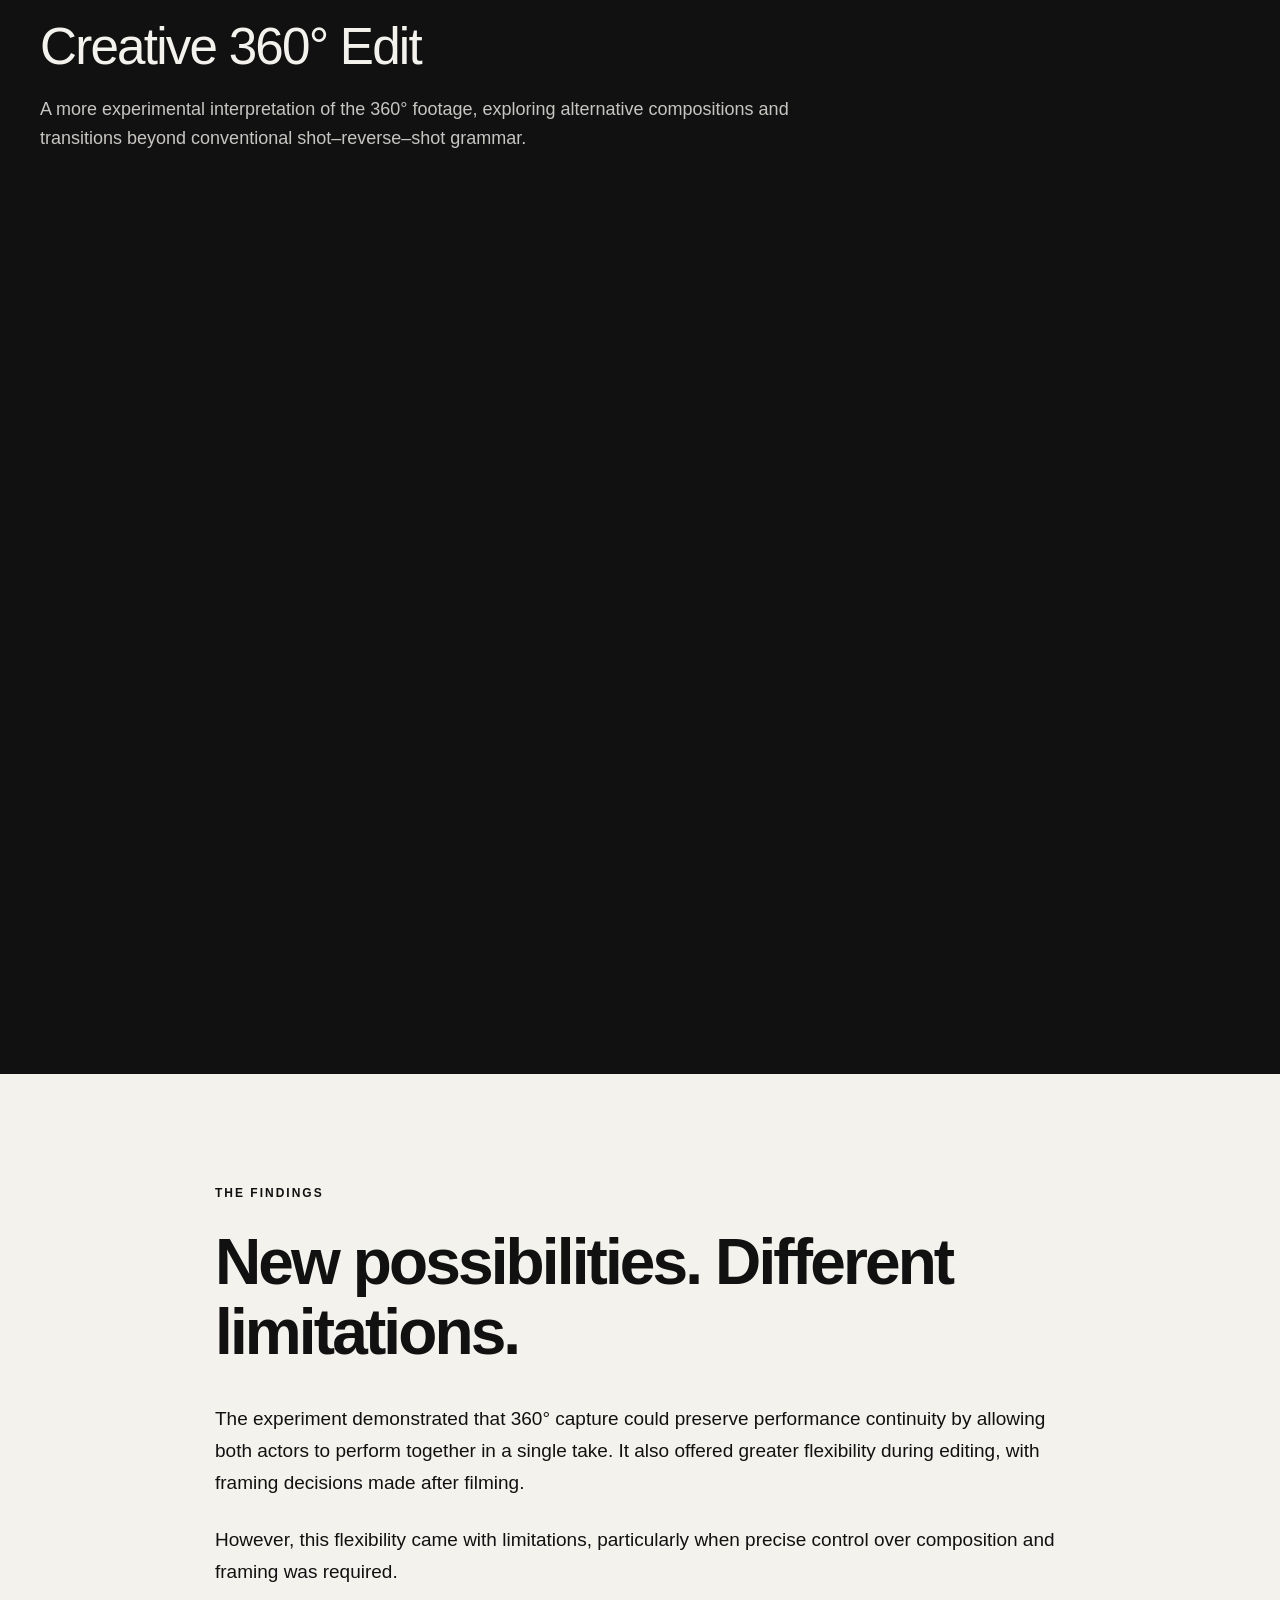
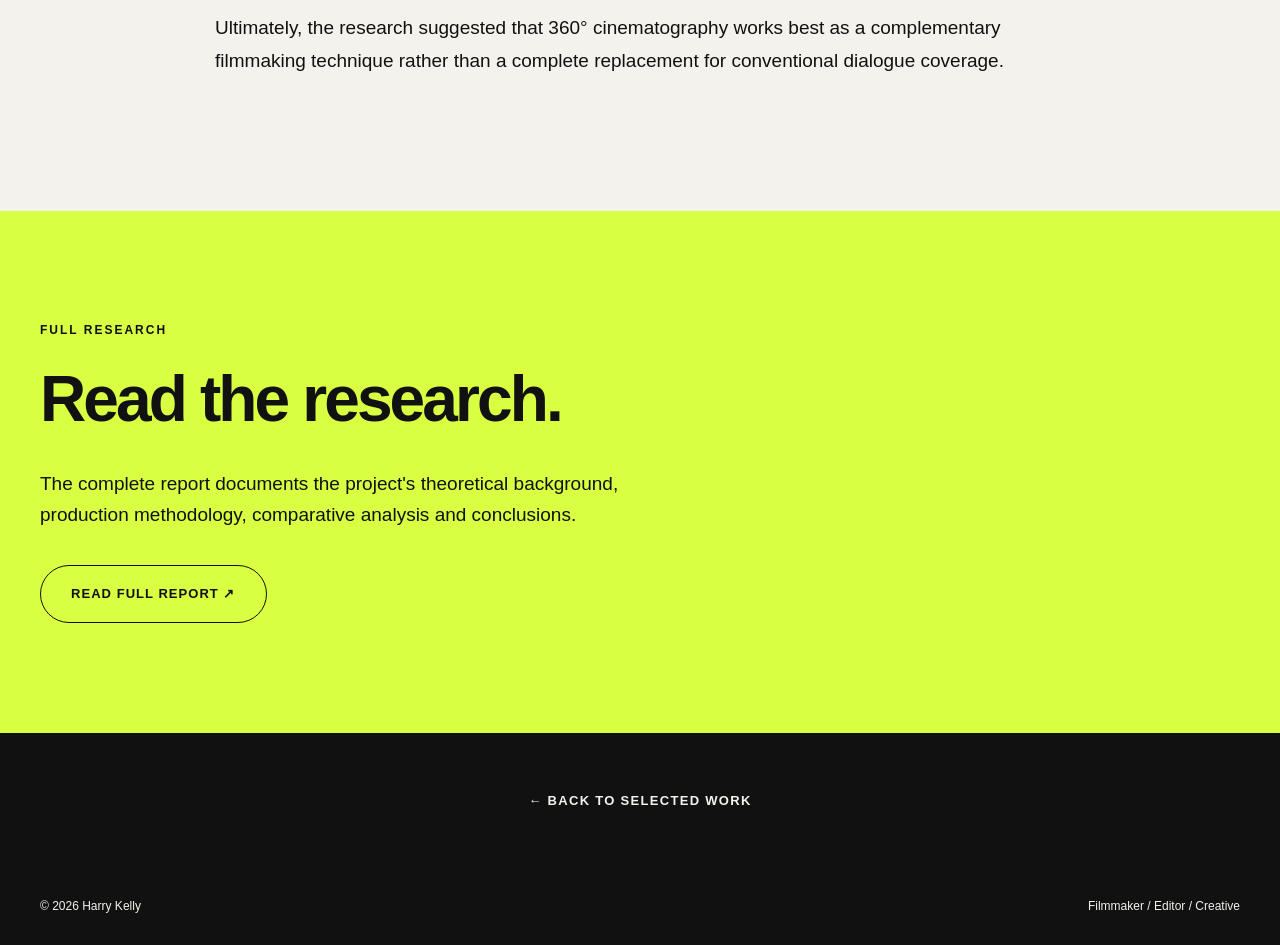
<file: fyp.html>
<!DOCTYPE html>
<html lang="en">
<head>
    <meta charset="UTF-8">
    <meta name="viewport" content="width=device-width, initial-scale=1.0">

    <title>360° Cinematography | Harry Kelly</title>

    <meta name="description"
          content="An experimental filmmaking project comparing 360-degree cinematography with traditional shot-reverse-shot dialogue coverage.">

    <link rel="stylesheet" href="style.css">
</head>

<body>

    <!-- NAVIGATION -->
    <header>
        <nav class="navbar">
            <a href="index.html#home" class="logo">HARRY KELLY</a>

            <div class="nav-links">
                <a href="index.html#work">Work</a>
                <a href="index.html#about">About</a>
                <a href="index.html#contact">Contact</a>
            </div>
        </nav>
    </header>

    <main>

        <!-- PROJECT INTRODUCTION -->
        <section class="fyp-hero">

            <div class="fyp-container">

                <p class="eyebrow">
                    EXPERIMENTAL FILM / CREATIVE TECHNOLOGY / 2026
                </p>

                <h1>360° Cinematography<br>in Dialogue Scenes</h1>

                <p class="fyp-subtitle">
                    A comparison with traditional shot–reverse–shot methods.
                </p>

                <div class="fyp-meta">
                    <span>HARRY KELLY</span>
                    <span>UNIVERSITY OF LIMERICK</span>
                    <span>FINAL-YEAR RESEARCH PROJECT</span>
                </div>

                <!-- MAIN VIDEO -->
                <div class="fyp-video">
                    <iframe
                        src="https://drive.google.com/file/d/1i0v8gt0z19djQxMXlbBJDSddLzuthNLp/preview"
                        title="360° Cinematography Project Demonstration"
                        allow="autoplay; fullscreen"
                        allowfullscreen
                        loading="lazy">
                    </iframe>
                </div>

                <p class="fyp-caption">
                    A short demonstration of the three editing approaches
                    explored during the project.
                </p>

            </div>
        </section>


        <!-- PROJECT OVERVIEW -->
        <section class="fyp-section">

            <div class="fyp-container fyp-text">

                <p class="eyebrow">THE IDEA</p>

                <h2>What if we could film a conversation differently?</h2>

                <p>
                    Traditional dialogue scenes are often constructed using
                    shot–reverse–shot editing, where separate camera angles
                    are used to capture each character's performance.
                    Although effective, this approach can require multiple
                    setups and repeated takes.
                </p>

                <p>
                    For my final-year project at the University of Limerick,
                    I investigated whether placing a 360° camera between
                    two actors could preserve the natural timing of their
                    interaction while allowing the scene to be framed
                    and edited afterwards.
                </p>

                <p>
                    Rather than using 360° footage for virtual reality,
                    I explored its potential as a production tool for
                    conventional filmmaking.
                </p>

            </div>
        </section>


        <!-- THE EXPERIMENT -->
        <section class="fyp-section fyp-dark">

            <div class="fyp-container">

                <p class="eyebrow">THE EXPERIMENT</p>

                <h2>One dialogue scene.<br>Three different edits.</h2>

                <p class="fyp-section-intro">
                    I filmed a dialogue sequence using both conventional
                    camera coverage and 360° capture, then produced
                    three versions to compare performance continuity,
                    framing and editorial flexibility.
                </p>


                <!-- EXPERIMENT 01 -->
                <div class="fyp-experiment">

                    <div class="fyp-experiment-info">
                        <p class="eyebrow">01 / CONVENTIONAL</p>

                        <h3>Blackmagic Edit</h3>

                        <p>
                            A conventional edit using footage captured
                            with a Blackmagic camera. This version
                            provides a reference for traditional
                            dialogue coverage and shot–reverse–shot
                            editing.
                        </p>
                    </div>

                    <div class="fyp-video">
                        <iframe
                            src="https://drive.google.com/file/d/1ySccojsrT4OvjpVZeY4bvUVuolB_5FWS/preview"
                            title="Conventional Blackmagic Edit"
                            allow="autoplay; fullscreen"
                            allowfullscreen
                            loading="lazy">
                        </iframe>
                    </div>

                </div>


                <!-- EXPERIMENT 02 -->
                <div class="fyp-experiment">

                    <div class="fyp-experiment-info">
                        <p class="eyebrow">02 / 360° REFRAMING</p>

                        <h3>Insta360 Edit</h3>

                        <p>
                            The same dialogue sequence captured with
                            a 360° camera and reframed in post-production.
                            Both performances could be recorded
                            simultaneously, allowing camera angles
                            to be selected after filming.
                        </p>
                    </div>

                    <div class="fyp-video">
                        <iframe
                            src="https://drive.google.com/file/d/1BQsNeaJg9CL9GR4ioEWk0-UjuatSQhEG/preview"
                            title="Insta360 Dialogue Edit"
                            allow="autoplay; fullscreen"
                            allowfullscreen
                            loading="lazy">
                        </iframe>
                    </div>

                </div>


                <!-- EXPERIMENT 03 -->
                <div class="fyp-experiment">

                    <div class="fyp-experiment-info">
                        <p class="eyebrow">03 / CREATIVE EXPLORATION</p>

                        <h3>Creative 360° Edit</h3>

                        <p>
                            A more experimental interpretation of
                            the 360° footage, exploring alternative
                            compositions and transitions beyond
                            conventional shot–reverse–shot grammar.
                        </p>
                    </div>

                    <div class="fyp-video">
                        <iframe
                            src="https://drive.google.com/file/d/1UPMo_3iQg6YAaSsvLbgkKZG6Haanha4x/preview"
                            title="Creative 360° Dialogue Edit"
                            allow="autoplay; fullscreen"
                            allowfullscreen
                            loading="lazy">
                        </iframe>
                    </div>

                </div>

            </div>
        </section>


        <!-- FINDINGS -->
        <section class="fyp-section">

            <div class="fyp-container fyp-text">

                <p class="eyebrow">THE FINDINGS</p>

                <h2>New possibilities. Different limitations.</h2>

                <p>
                    The experiment demonstrated that 360° capture
                    could preserve performance continuity by allowing
                    both actors to perform together in a single take.
                    It also offered greater flexibility during editing,
                    with framing decisions made after filming.
                </p>

                <p>
                    However, this flexibility came with limitations,
                    particularly when precise control over composition
                    and framing was required.
                </p>

                <p>
                    Ultimately, the research suggested that 360°
                    cinematography works best as a complementary
                    filmmaking technique rather than a complete
                    replacement for conventional dialogue coverage.
                </p>

            </div>
        </section>


        <!-- RESEARCH REPORT -->
        <section class="fyp-section fyp-report">

            <div class="fyp-container">

                <p class="eyebrow">FULL RESEARCH</p>

                <h2>Read the research.</h2>

                <p>
                    The complete report documents the project's
                    theoretical background, production methodology,
                    comparative analysis and conclusions.
                </p>

                <a
                    class="button"
                    href="assets/fyp-report.pdf"
                    target="_blank"
                    rel="noopener noreferrer">
                    READ FULL REPORT ↗
                </a>

            </div>
        </section>


        <!-- BACK TO PORTFOLIO -->
        <section class="fyp-back">

            <a href="index.html#work">
                ← BACK TO SELECTED WORK
            </a>

        </section>

    </main>

    <footer>
        <span>© 2026 Harry Kelly</span>
        <span>Filmmaker / Editor / Creative</span>
    </footer>

</body>
</html>
</file>
<file: style.css>
/* =========================
   RESET
========================= */

* {
    margin: 0;
    padding: 0;
    box-sizing: border-box;
}

html {
    scroll-behavior: smooth;
}

body {
    background: #f4f2ed;
    color: #111;
    font-family: Arial, Helvetica, sans-serif;
    line-height: 1.5;
}

a {
    color: inherit;
    text-decoration: none;
}


/* =========================
   NAVIGATION
========================= */

header {
    position: fixed;
    top: 0;
    left: 0;
    width: 100%;
    z-index: 1000;
    background: rgba(244, 242, 237, 0.92);
    backdrop-filter: blur(10px);
}

.navbar {
    max-width: 1500px;
    margin: auto;
    padding: 24px 40px;

    display: flex;
    justify-content: space-between;
    align-items: center;
}

.logo {
    font-size: 16px;
    font-weight: 700;
    letter-spacing: 1px;
}

.nav-links {
    display: flex;
    gap: 32px;
}

.nav-links a {
    font-size: 14px;
    transition: opacity 0.2s ease;
}

.nav-links a:hover {
    opacity: 0.5;
}


/* =========================
   GENERAL
========================= */

section {
    padding: 120px 40px;
}

.eyebrow {
    font-size: 12px;
    font-weight: 700;
    letter-spacing: 2px;
    text-transform: uppercase;
    margin-bottom: 20px;
}

.section-heading {
    margin-bottom: 70px;
}

.section-heading h2 {
    font-size: clamp(48px, 7vw, 100px);
    line-height: 0.95;
    font-weight: 500;
    letter-spacing: -4px;
}


/* =========================
   HERO
========================= */

.hero {
    min-height: 100vh;

    display: flex;
    align-items: flex-end;

    padding-top: 160px;
    padding-bottom: 70px;
}

.hero-content {
    width: 100%;
    max-width: 1500px;
    margin: auto;
}

.hero h1 {
    font-size: clamp(80px, 15vw, 220px);
    line-height: 0.78;
    font-weight: 600;
    letter-spacing: -9px;
    margin-bottom: 60px;
}

.hero-description {
    max-width: 700px;
    font-size: clamp(20px, 2.3vw, 34px);
    line-height: 1.25;
    margin-bottom: 45px;
}

.button {
    display: inline-block;

    border: 1px solid #111;
    border-radius: 100px;

    padding: 15px 24px;

    font-size: 14px;

    transition:
        background 0.2s ease,
        color 0.2s ease;
}

.button:hover {
    background: #111;
    color: #f4f2ed;
}


/* =========================
   WORK
========================= */

.work {
    background: #111;
    color: #f4f2ed;
}

.work .section-heading,
.projects {
    max-width: 1500px;
    margin-left: auto;
    margin-right: auto;
}

.projects {
    display: grid;
    grid-template-columns: repeat(2, 1fr);
    gap: 90px 30px;
}

.project {
    cursor: pointer;
}

.project-image {
    width: 100%;
    aspect-ratio: 16 / 10;

    background: #292929;

    display: flex;
    justify-content: center;
    align-items: center;

    margin-bottom: 25px;

    overflow: hidden;
}

.project-image span {
    font-size: 11px;
    letter-spacing: 2px;
    opacity: 0.45;
}

.project-info {
    max-width: 600px;
}

.project-type {
    font-size: 11px;
    letter-spacing: 1.5px;
    margin-bottom: 10px;
    opacity: 0.6;
}

.project-info h3 {
    font-size: clamp(28px, 3vw, 48px);
    font-weight: 500;
    line-height: 1;
    letter-spacing: -2px;
    margin-bottom: 15px;
}

.project-info > p:last-child {
    font-size: 15px;
    max-width: 500px;
    opacity: 0.7;
}


/* =========================
   ABOUT
========================= */

.about {
    max-width: 1500px;
    margin: auto;
}

.about-content {
    display: grid;
    grid-template-columns: 1fr 1fr;
    gap: 80px;
}

.about-intro {
    font-size: clamp(32px, 4vw, 60px);
    line-height: 1.05;
    letter-spacing: -2px;
}

.about-text {
    max-width: 650px;
}

.about-text p {
    font-size: 18px;
    margin-bottom: 25px;
}


/* =========================
   CONTACT
========================= */

.contact {
    background: #d9ff43;
    min-height: 70vh;

    display: flex;
    flex-direction: column;
    justify-content: center;
}

.contact > * {
    max-width: 1500px;
}

.contact h2 {
    font-size: clamp(60px, 10vw, 150px);
    line-height: 0.85;
    font-weight: 500;
    letter-spacing: -6px;
    margin-bottom: 50px;
}

.contact > p:not(.eyebrow) {
    font-size: 20px;
    max-width: 650px;
    margin-bottom: 40px;
}

.contact-links {
    display: flex;
    gap: 30px;
}

.contact-links a {
    font-size: 18px;
    border-bottom: 1px solid #111;
    padding-bottom: 3px;
}


/* =========================
   FOOTER
========================= */

footer {
    background: #111;
    color: #f4f2ed;

    padding: 30px 40px;

    display: flex;
    justify-content: space-between;

    font-size: 12px;
}


/* =========================
   MOBILE
========================= */

@media (max-width: 800px) {

    .navbar {
        padding: 20px;
    }

    .nav-links {
        gap: 18px;
    }

    section {
        padding: 90px 20px;
    }

    .hero {
        padding-bottom: 40px;
    }

    .hero h1 {
        font-size: clamp(70px, 23vw, 130px);
        letter-spacing: -5px;
        margin-bottom: 40px;
    }

    .projects {
        grid-template-columns: 1fr;
        gap: 70px;
    }

    .about-content {
        grid-template-columns: 1fr;
        gap: 50px;
    }

    .section-heading h2 {
        letter-spacing: -2px;
    }

    .contact h2 {
        letter-spacing: -3px;
    }

    .contact-links {
        flex-direction: column;
        align-items: flex-start;
        gap: 15px;
    }

    footer {
        padding: 25px 20px;
    }
}
.project-image {
    width: 100%;
    aspect-ratio: 16 / 10;
    overflow: hidden;
    background: #292929;
}

.project-image img {
    width: 100%;
    height: 100%;
    object-fit: cover;
    display: block;
    transition: transform 0.5s ease;
}

.project:hover .project-image img {
    transform: scale(1.025);
}

.project-link {
    display: inline-block;
    margin-top: 24px;
    color: inherit;
    font-size: 13px;
    font-weight: 600;
    letter-spacing: 0.08em;
    text-decoration: none;
    border-bottom: 1px solid currentColor;
    padding-bottom: 4px;
    transition: opacity 0.2s ease;
}

.project-link:hover {
    opacity: 0.55;
}

.project-image[href] {
    cursor: pointer;
}

.project-image[href]:hover img {
    transform: scale(1.025);
}

/* Portfolio interaction and featured showreel */
.featured-showreel, .portfolio-filters {max-width:1500px;margin-left:auto;margin-right:auto;}
.featured-showreel {margin-bottom:75px;}
.featured-showreel-image {position:relative;display:block;width:100%;aspect-ratio:16/9;border:0;padding:0;overflow:hidden;background:#292929;cursor:pointer;}
.featured-showreel-image img {display:block;width:100%;height:100%;object-fit:cover;}
.play-icon {position:absolute;top:50%;left:50%;transform:translate(-50%,-50%);display:grid;place-items:center;width:76px;height:76px;border-radius:50%;background:#d9ff43;color:#111;font-size:25px;}
.featured-showreel-info {display:flex;align-items:end;justify-content:space-between;gap:30px;margin-top:24px;}
.featured-showreel-info h3 {font-size:clamp(32px,4vw,60px);font-weight:500;letter-spacing:-2px;}
.featured-showreel-info p {max-width:650px;}
.project-link.video-trigger {background:transparent;border:0;border-bottom:1px solid currentColor;padding:0 0 4px;cursor:pointer;white-space:nowrap;}
.portfolio-filters {display:flex;gap:12px;flex-wrap:wrap;margin-bottom:45px;}
.filter-btn {background:transparent;border:1px solid #777;color:#f4f2ed;border-radius:50px;padding:11px 18px;cursor:pointer;font:inherit;font-size:13px;}
.filter-btn:hover,.filter-btn.active {background:#d9ff43;border-color:#d9ff43;color:#111;}
.project.is-hidden {display:none;}
.projects.shortform-grid {grid-template-columns:repeat(3,minmax(0,1fr));}
.video-modal {display:none;position:fixed;inset:0;z-index:2000;background:rgba(0,0,0,.92);padding:5vh 5vw;align-items:center;justify-content:center;}
.video-modal.active {display:flex;}
.video-modal-content {width:min(1100px,100%);color:#f4f2ed;}
.video-modal-header {display:flex;justify-content:space-between;align-items:center;gap:20px;margin-bottom:16px;}
.video-modal-header h2 {font-size:22px;font-weight:500;}
.video-close {border:0;background:transparent;color:#f4f2ed;font-size:36px;cursor:pointer;}
.video-frame {aspect-ratio:16/9;background:#222;}
.video-frame.vertical {max-width:430px;aspect-ratio:9/16;margin:auto;}
.video-frame iframe {width:100%;height:100%;border:0;display:block;}
body.modal-open {overflow:hidden;}
/* FYP page */
.fyp-container {max-width:1200px;margin:0 auto;}
.fyp-hero {padding:180px 40px 100px;background:#f4f2ed;}
.fyp-hero h1 {font-size:clamp(48px,8vw,110px);line-height:.98;letter-spacing:-.045em;font-weight:500;margin-bottom:30px;}
.fyp-subtitle {font-size:clamp(20px,2.5vw,32px);max-width:800px;margin-bottom:45px;}
.fyp-meta {display:flex;flex-wrap:wrap;gap:15px 35px;margin-bottom:50px;font-size:11px;letter-spacing:1.5px;}
.fyp-video {width:100%;aspect-ratio:16/9;background:#292929;overflow:hidden;}
.fyp-video iframe {width:100%;height:100%;border:0;display:block;}
.fyp-caption {font-size:13px;opacity:.65;margin-top:15px;}
.fyp-section {padding:110px 40px;}
.fyp-text {max-width:850px;}
.fyp-section h2 {font-size:clamp(38px,5vw,70px);line-height:1.05;letter-spacing:-.04em;font-weight:500;margin-bottom:35px;}
.fyp-text p:not(.eyebrow) {font-size:19px;line-height:1.7;margin-bottom:25px;}
.fyp-dark {background:#111;color:#f4f2ed;}
.fyp-section-intro {max-width:750px;font-size:19px;line-height:1.6;margin-bottom:80px;opacity:.8;}
.fyp-experiment {margin-bottom:100px;padding-top:40px;border-top:1px solid #444;}
.fyp-experiment-info {max-width:750px;margin-bottom:35px;}
.fyp-experiment h3 {font-size:clamp(32px,4vw,55px);font-weight:500;letter-spacing:-.04em;margin-bottom:20px;}
.fyp-experiment-info>p:last-child {font-size:18px;line-height:1.6;opacity:.8;}
.fyp-report {background:#d9ff43;}
.fyp-report p:not(.eyebrow) {max-width:650px;font-size:19px;margin-bottom:35px;}
.fyp-back {background:#111;color:#f4f2ed;padding:55px 40px;text-align:center;}
.fyp-back a {font-size:13px;font-weight:600;letter-spacing:1.5px;}
.fyp-back a:hover {color:#d9ff43;}
@media(max-width:800px) {
 .featured-showreel-info {display:block;}
 .featured-showreel-info .project-link {margin-top:20px;}
 .projects.shortform-grid {grid-template-columns:1fr;}
 .fyp-hero {padding:140px 20px 70px;}
 .fyp-section {padding:75px 20px;}
 .fyp-text p:not(.eyebrow) {font-size:17px;}
 .fyp-experiment {margin-bottom:70px;}
 .fyp-back {padding:45px 20px;}
}

/* ==========================================
   FYP PAGE — LAYOUT REPAIR
   ========================================== */

body:has(.fyp-hero) {
    background: #f4f2ed;
    color: #111;
}

body:has(.fyp-hero) .fyp-container {
    width: 100%;
    max-width: 1200px;
    margin-left: auto;
    margin-right: auto;
}

body:has(.fyp-hero) .fyp-hero {
    padding: 160px 40px 100px;
    background: #f4f2ed;
}

body:has(.fyp-hero) .fyp-hero h1 {
    font-size: clamp(48px, 7vw, 105px);
    line-height: 1;
    letter-spacing: -0.055em;
    font-weight: 600;
    max-width: 1100px;
    margin: 30px 0;
}

body:has(.fyp-hero) .fyp-subtitle {
    font-size: clamp(20px, 2.5vw, 30px);
    line-height: 1.4;
    max-width: 800px;
    margin-bottom: 35px;
}

body:has(.fyp-hero) .fyp-meta {
    display: flex;
    flex-wrap: wrap;
    gap: 12px 30px;
    font-size: 12px;
    font-weight: 600;
    letter-spacing: 0.1em;
    margin-bottom: 50px;
}

body:has(.fyp-hero) .fyp-video {
    width: 100%;
    aspect-ratio: 16 / 9;
    height: auto;
    background: #111;
    overflow: hidden;
}

body:has(.fyp-hero) .fyp-video iframe {
    display: block;
    width: 100%;
    height: 100%;
    border: 0;
}

body:has(.fyp-hero) .fyp-caption {
    font-size: 13px;
    margin-top: 15px;
    opacity: 0.65;
}

body:has(.fyp-hero) .fyp-section {
    padding: 110px 40px;
}

body:has(.fyp-hero) .fyp-text {
    max-width: 850px;
}

body:has(.fyp-hero) .fyp-section h2 {
    font-size: clamp(38px, 5vw, 68px);
    line-height: 1.1;
    letter-spacing: -0.045em;
    font-weight: 600;
    margin: 25px 0 35px;
}

body:has(.fyp-hero) .fyp-text p:not(.eyebrow) {
    font-size: 19px;
    line-height: 1.7;
    margin-bottom: 24px;
}

body:has(.fyp-hero) .fyp-dark {
    background: #111;
    color: #f4f2ed;
}

body:has(.fyp-hero) .fyp-section-intro {
    max-width: 750px;
    font-size: 19px;
    line-height: 1.65;
    margin-bottom: 80px;
}

body:has(.fyp-hero) .fyp-experiment {
    border-top: 1px solid #555;
    padding-top: 45px;
    margin-bottom: 100px;
}

body:has(.fyp-hero) .fyp-experiment-info {
    max-width: 750px;
    margin-bottom: 35px;
}

body:has(.fyp-hero) .fyp-experiment h3 {
    font-size: clamp(30px, 4vw, 54px);
    line-height: 1.15;
    letter-spacing: -0.035em;
    margin: 18px 0;
}

body:has(.fyp-hero) .fyp-experiment-info > p:last-child {
    font-size: 18px;
    line-height: 1.65;
    opacity: 0.8;
}

body:has(.fyp-hero) .fyp-report {
    background: #d9ff43;
    color: #111;
}

body:has(.fyp-hero) .fyp-report p:not(.eyebrow) {
    max-width: 650px;
    font-size: 19px;
    line-height: 1.6;
    margin-bottom: 35px;
}

body:has(.fyp-hero) .fyp-report .button {
    display: inline-block;
    padding: 18px 30px;
    border: 1px solid #111;
    border-radius: 50px;
    color: #111;
    text-decoration: none;
    font-size: 13px;
    font-weight: 600;
    letter-spacing: 0.08em;
}

body:has(.fyp-hero) .fyp-report .button:hover {
    background: #111;
    color: #f4f2ed;
}

body:has(.fyp-hero) .fyp-back {
    padding: 55px 40px;
    background: #111;
    color: #f4f2ed;
    text-align: center;
}

body:has(.fyp-hero) .fyp-back a {
    color: inherit;
    text-decoration: none;
    font-size: 13px;
    font-weight: 600;
    letter-spacing: 0.1em;
}

body:has(.fyp-hero) .fyp-back a:hover {
    color: #d9ff43;
}

@media (max-width: 800px) {
    body:has(.fyp-hero) .fyp-hero {
        padding: 130px 20px 70px;
    }

    body:has(.fyp-hero) .fyp-section {
        padding: 75px 20px;
    }

    body:has(.fyp-hero) .fyp-meta {
        gap: 10px 20px;
    }

    body:has(.fyp-hero) .fyp-text p:not(.eyebrow) {
        font-size: 17px;
    }

    body:has(.fyp-hero) .fyp-experiment {
        margin-bottom: 70px;
    }

    body:has(.fyp-hero) .fyp-back {
        padding: 45px 20px;
    }
}

/* FIX: Hide the video player until a video is clicked */

.video-modal:not(.active) {
    display: none !important;
}

.video-modal.active {
    display: flex;
    position: fixed;
    inset: 0;
    z-index: 9999;
    align-items: center;
    justify-content: center;
}

/* RESTORE VERTICAL SHORT-FORM PRESENTATION */

.shortform-project .project-image {
    aspect-ratio: 9 / 16;
    width: 100%;
    max-width: 340px;
}

.shortform-project .project-info {
    max-width: 340px;
}

/* All Work: landscape films first, reels in a neat row */

@media (min-width: 801px) {
    .projects:not(.shortform-grid) {
        grid-template-columns: repeat(6, minmax(0, 1fr));
    }

    .projects:not(.shortform-grid) .project {
        grid-column: span 3;
        order: 0;
    }

    .projects:not(.shortform-grid) .shortform-project {
        grid-column: span 2;
        order: 1;
    }

    .projects:not(.shortform-grid)
    .shortform-project .project-image,
    .projects:not(.shortform-grid)
    .shortform-project .project-info {
        max-width: 100%;
    }

    /* Short-Form filter: three portrait videos per row */
    .projects.shortform-grid {
        grid-template-columns: repeat(3, minmax(0, 1fr));
        gap: 60px 30px;
    }

    .projects.shortform-grid .shortform-project {
        grid-column: auto;
    }

    .projects.shortform-grid .shortform-project .project-image,
    .projects.shortform-grid .shortform-project .project-info {
        max-width: 100%;
    }
}

/* Mobile layout */
@media (max-width: 800px) {
    .projects.shortform-grid {
        grid-template-columns: 1fr;
    }

    .shortform-project {
        max-width: 340px;
        width: 100%;
    }
}

/* Portrait video playback */
.video-modal-content:has(.video-frame.vertical) {
    max-width: 440px;
}

.video-frame.vertical {
    aspect-ratio: 9 / 16;
    max-height: 75vh;
    margin: 0 auto;
}


/* Video dialog must never appear until a project is clicked */
.video-modal[hidden] { display: none !important; }

/* Keep portrait projects neat across All Work and Short-Form */
@media (min-width: 801px) {
    .projects:not(.shortform-grid) .shortform-project {
        grid-column: span 2;
        order: 1;
    }
    .projects.shortform-grid .shortform-project {
        grid-column: span 1;
        order: 0;
    }
}

/* Keep play icons inside their project thumbnails */
.project-image {
    position: relative;
}

/* Make the featured showreel smaller and centred */

.featured-showreel {
    max-width: 1050px;
    margin-left: auto;
    margin-right: auto;
    margin-bottom: 75px;
}

.featured-showreel-image {
    aspect-ratio: 16 / 9;
}
</file>
